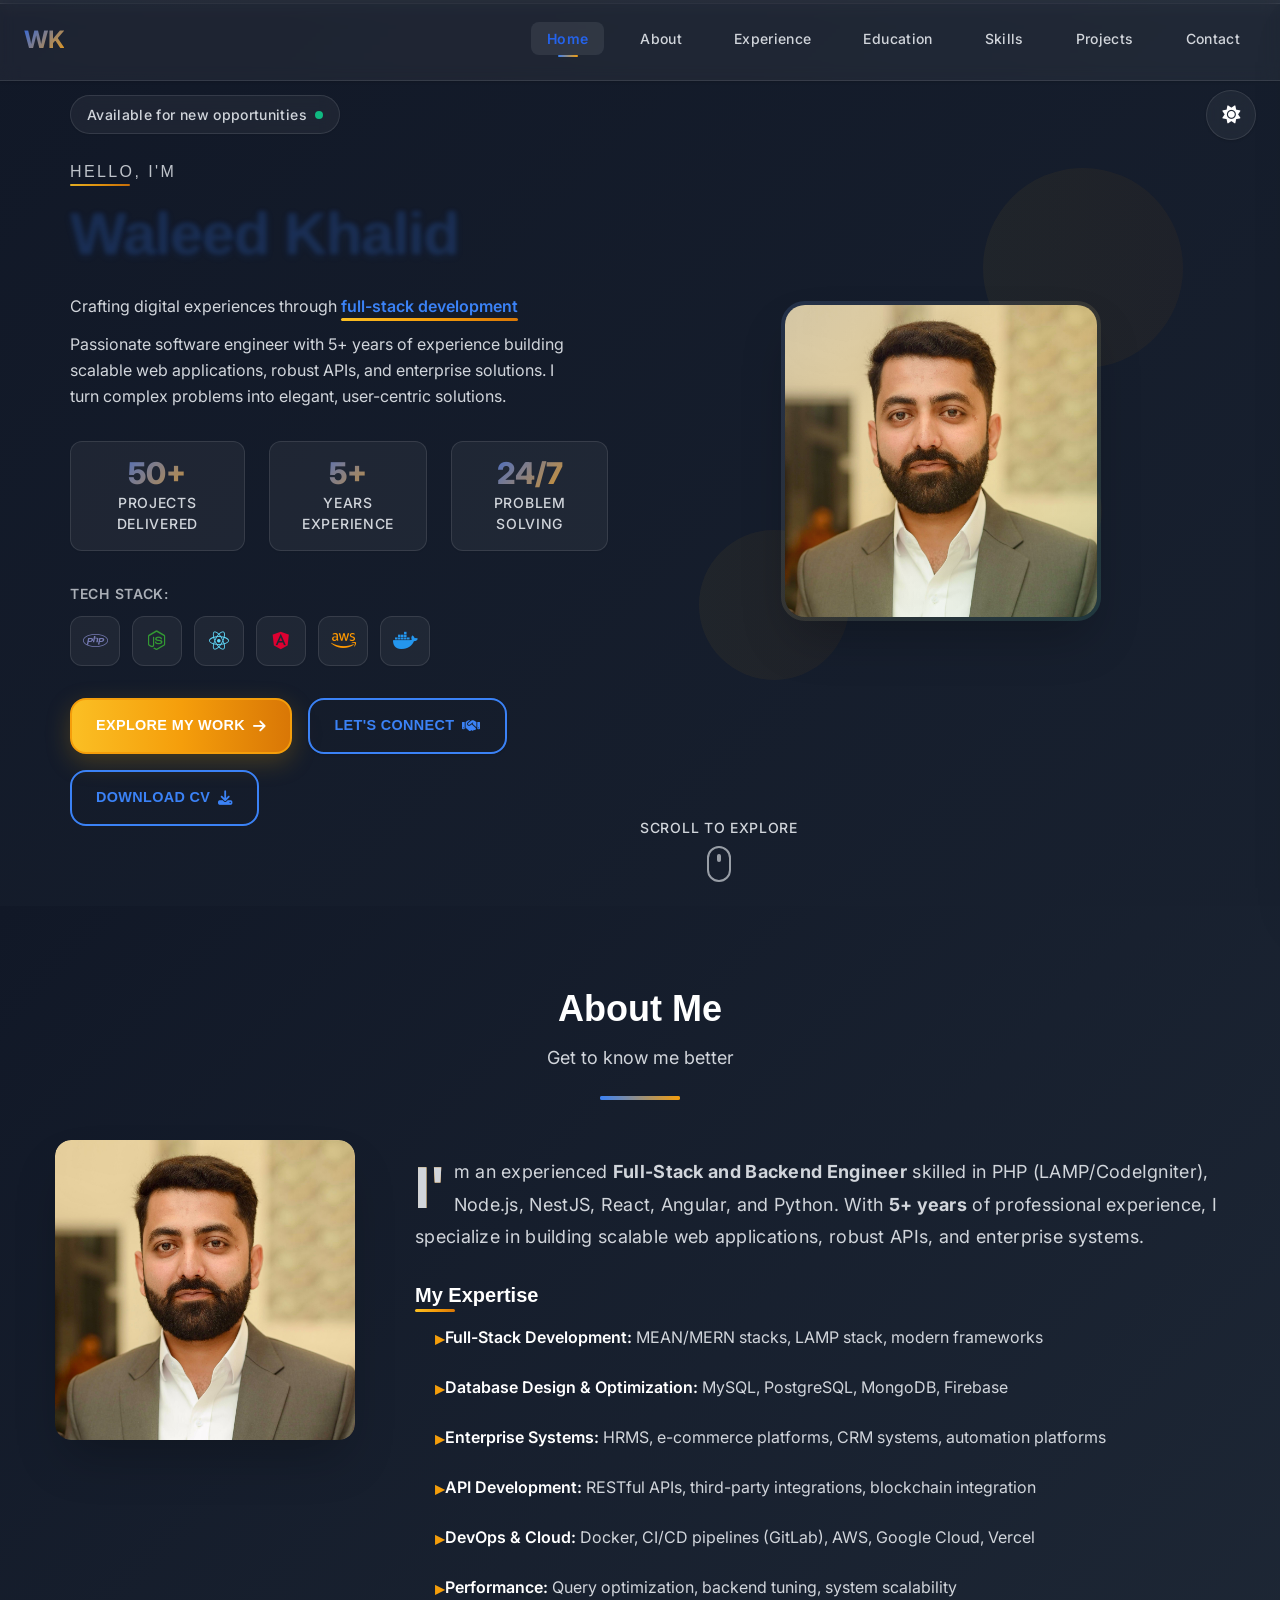
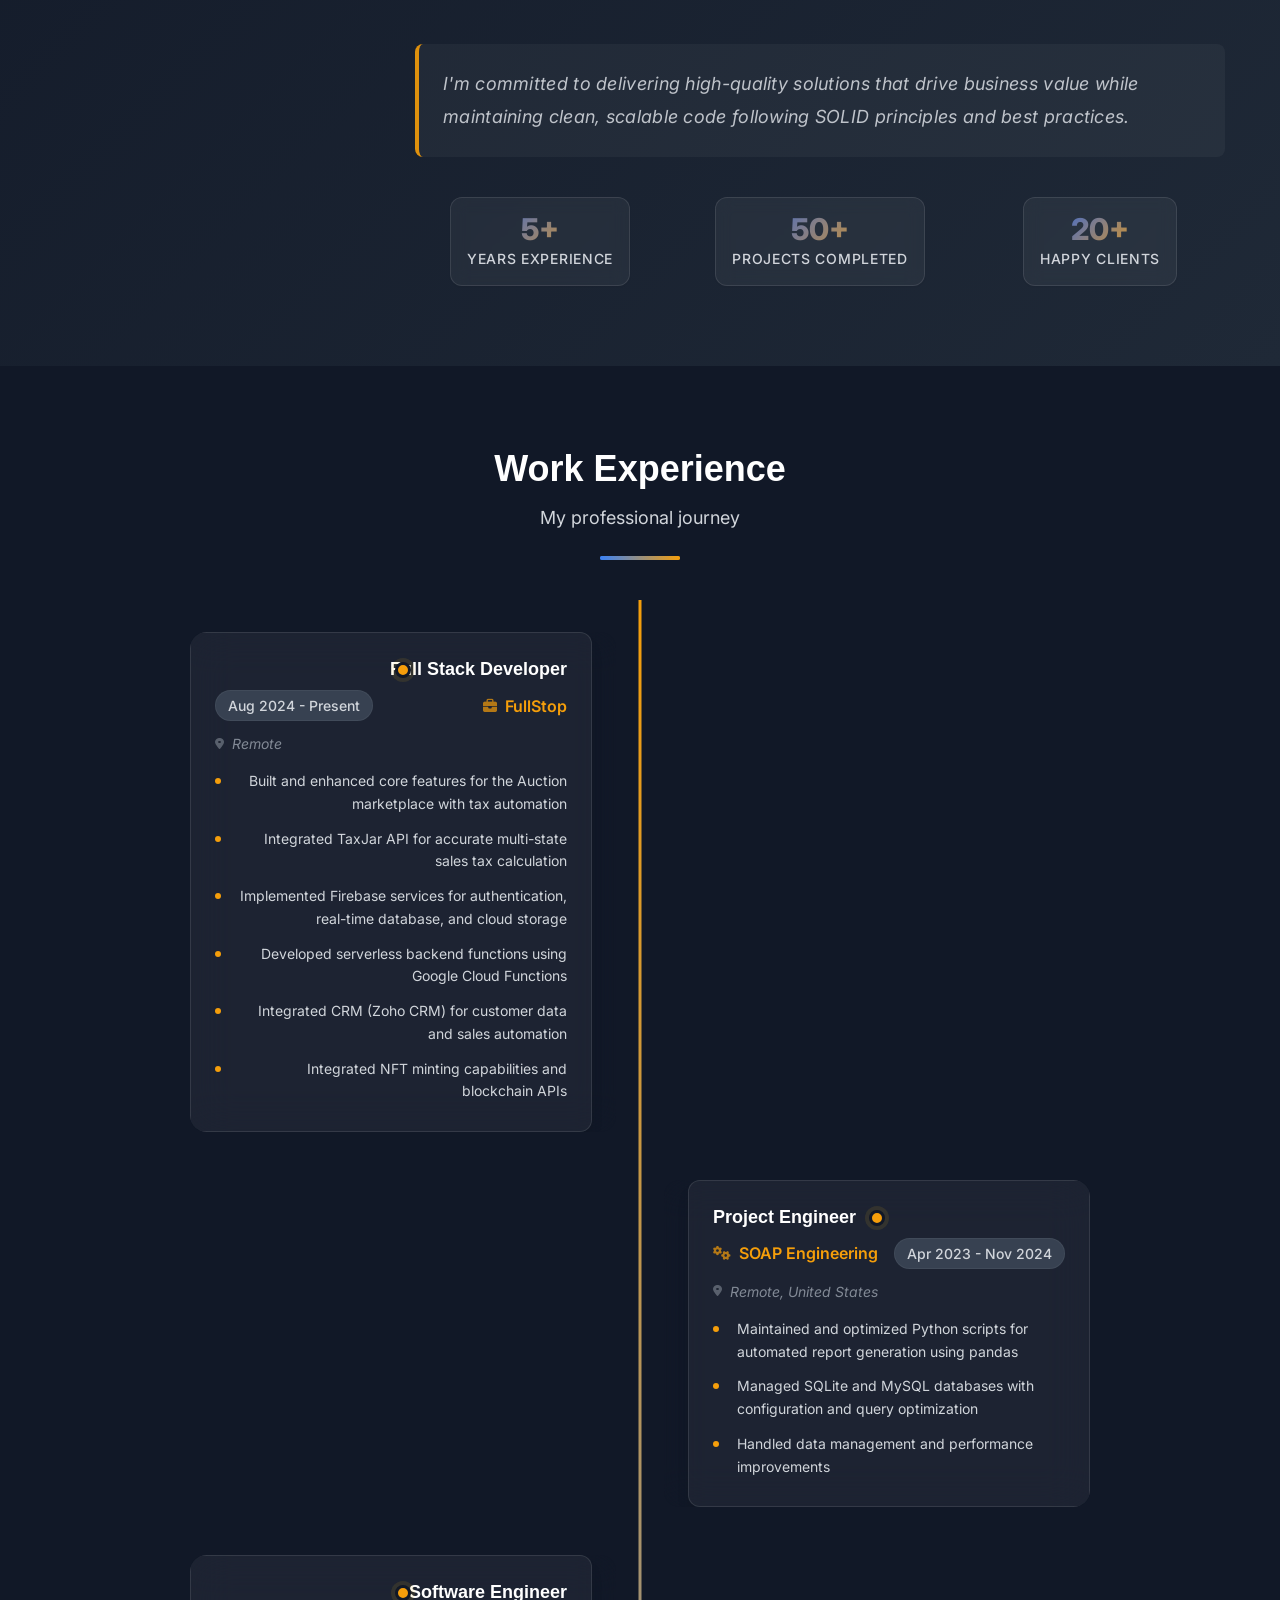
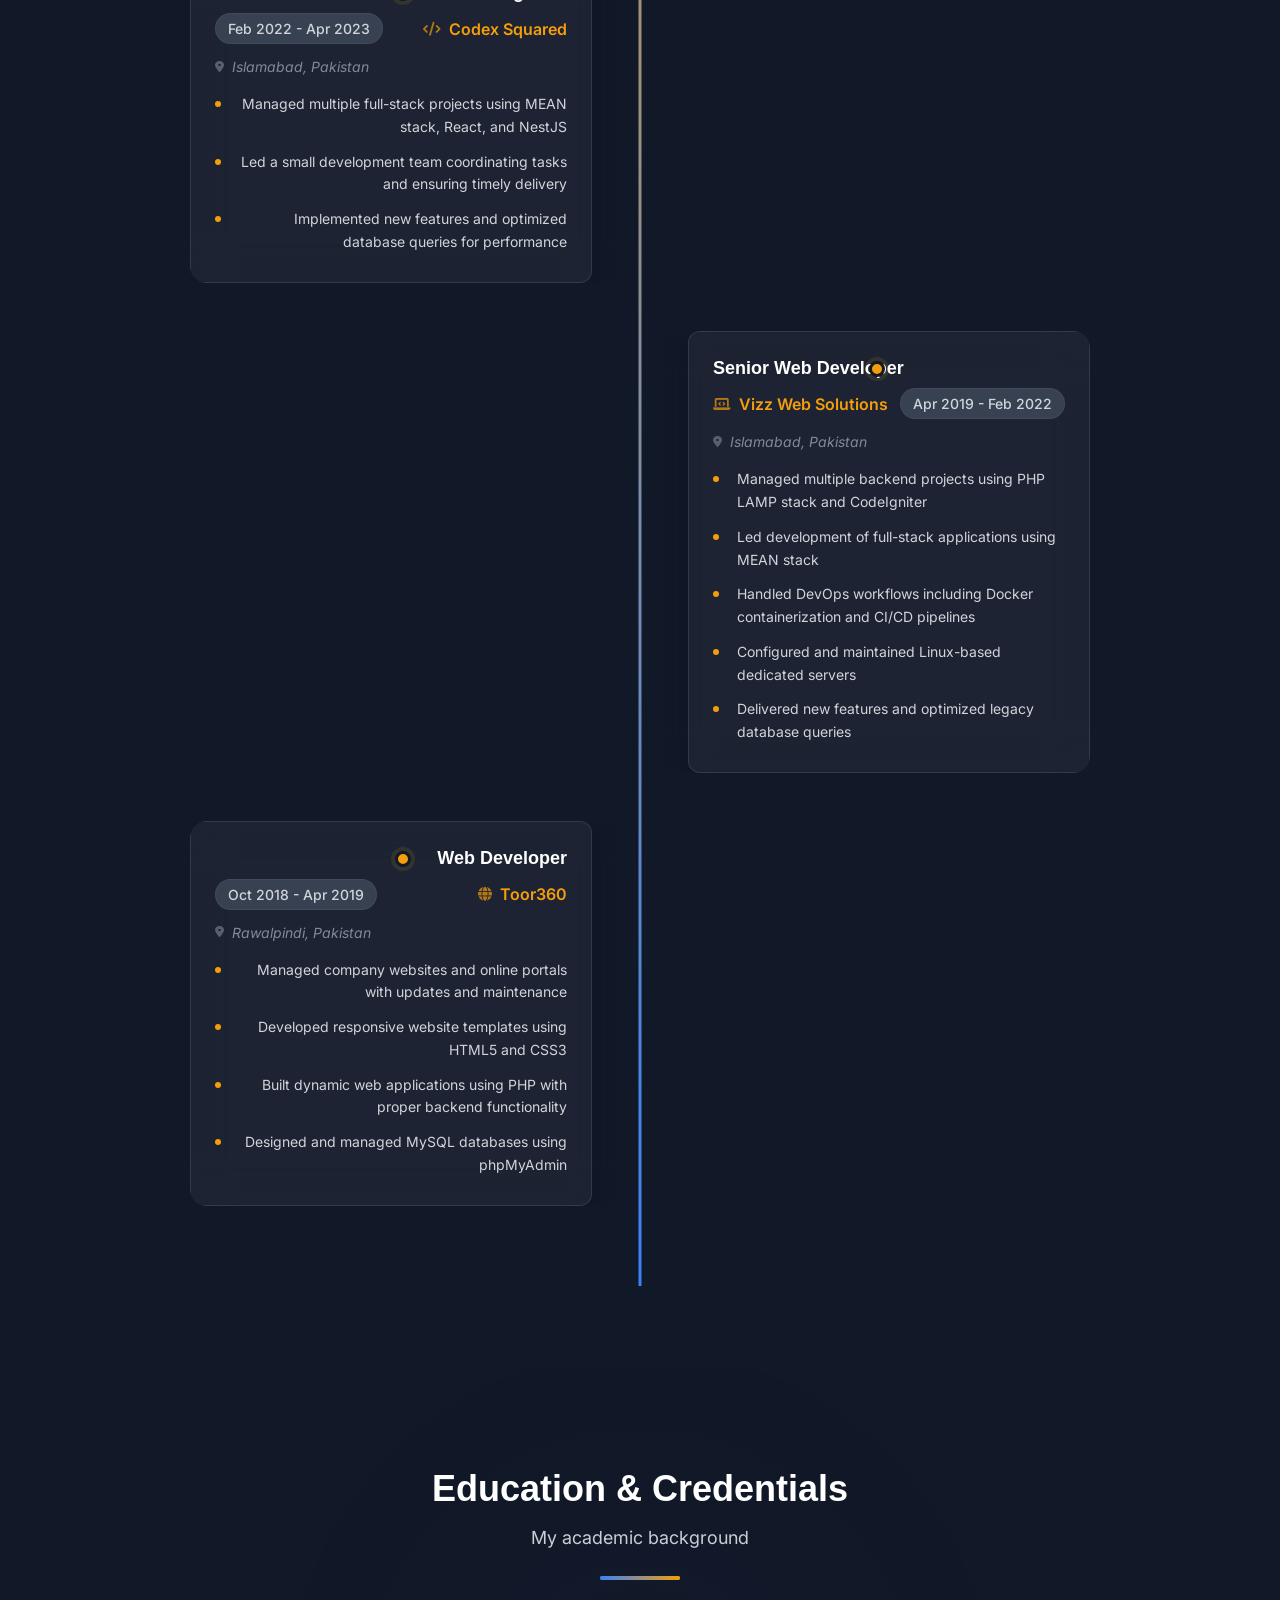
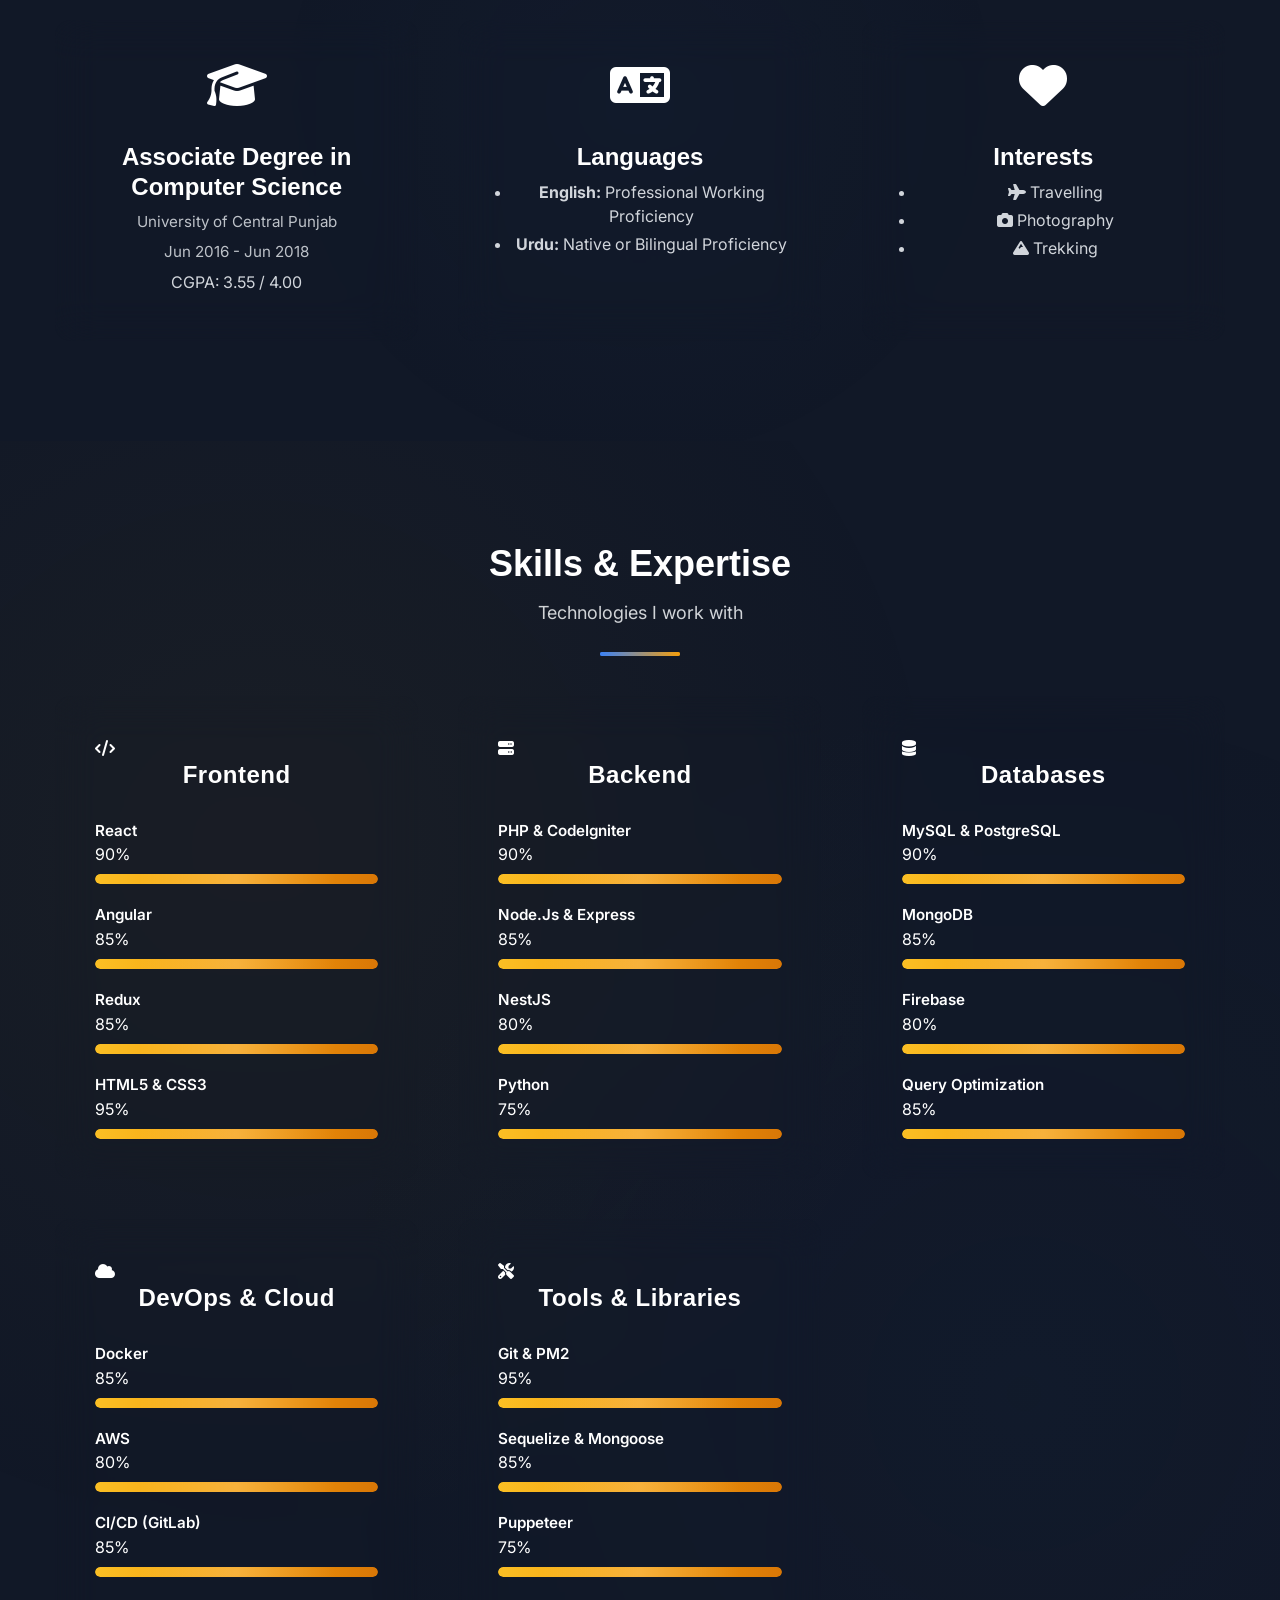
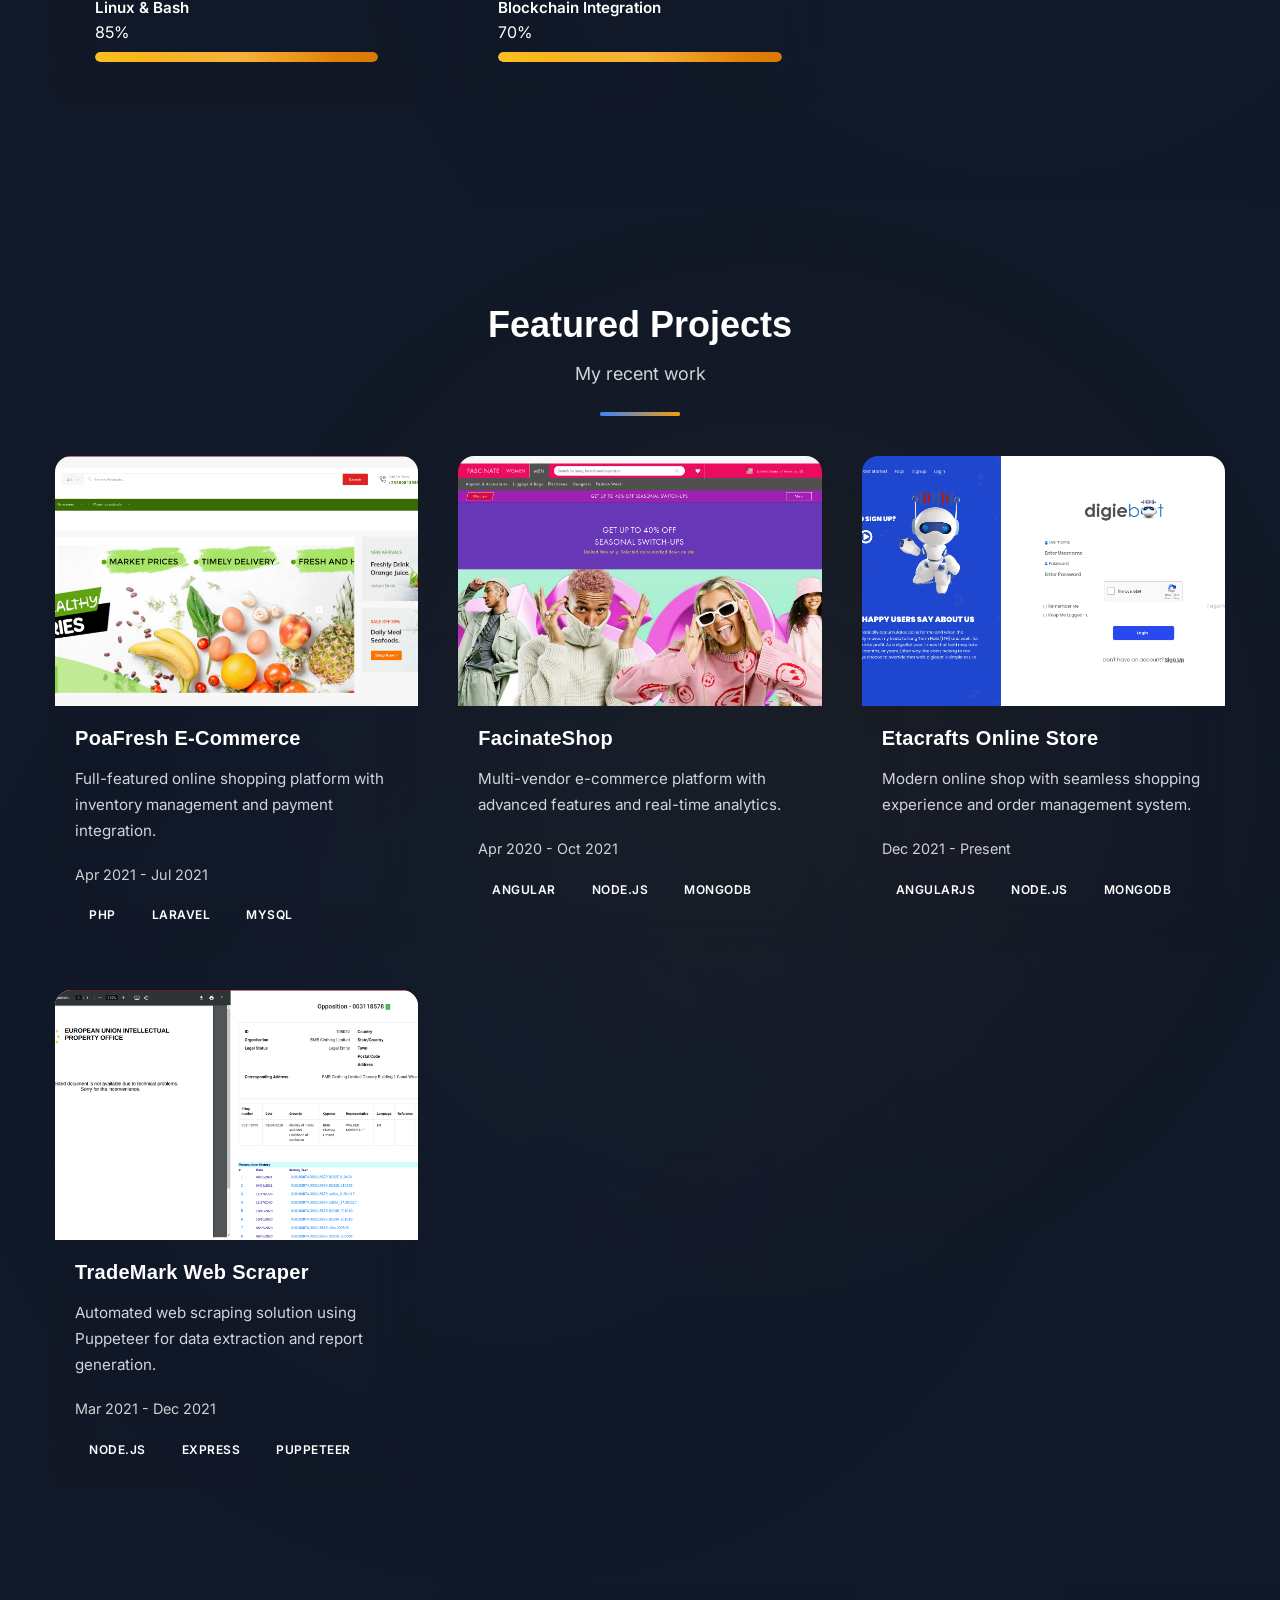
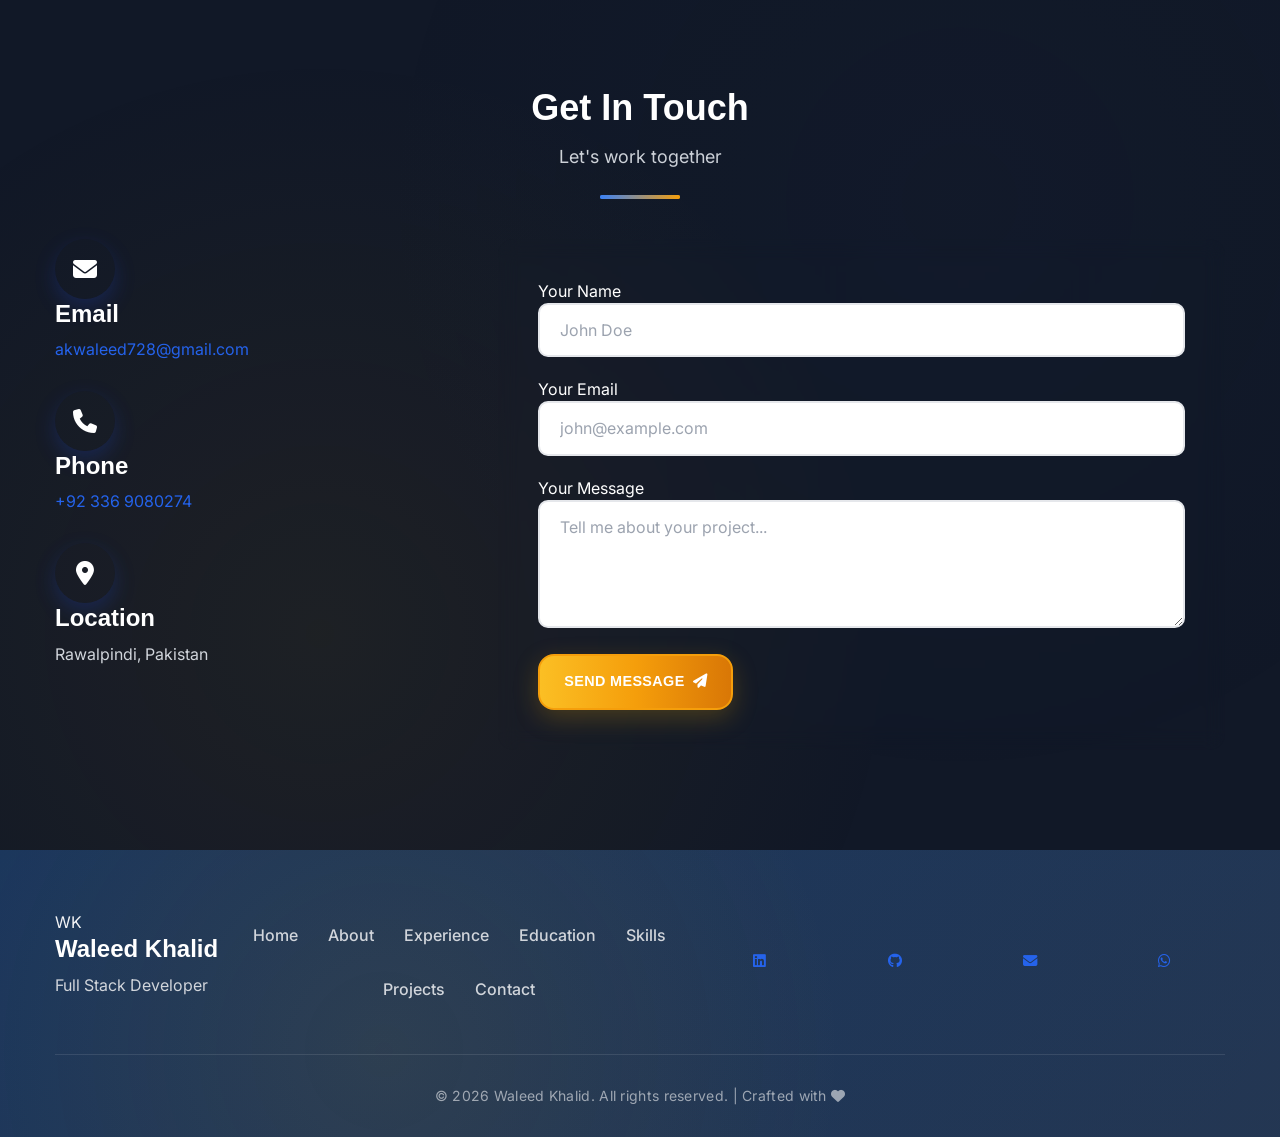
<file: index.html>
<!DOCTYPE html>
<html lang="en">
<head>
    <meta charset="UTF-8">
    <meta name="viewport" content="width=device-width, initial-scale=1.0">
    <meta name="theme-color" content="#1a365d">

    <!-- Primary Meta Tags -->
    <title>Waleed Khalid | Full Stack Developer | Portfolio</title>
    <meta name="title" content="Waleed Khalid | Full Stack Developer - React, Node.js, PHP, AWS">
    <meta name="description" content="Experienced Full Stack Developer specializing in React, Node.js, PHP, AWS, and DevOps. Explore my portfolio of scalable web applications, e-commerce platforms, and enterprise solutions.">
    <meta name="keywords" content="Full Stack Developer, Web Developer, React, Node.js, PHP, Laravel, AWS, Docker, E-commerce, Web Designer, Pakistan">
    <meta name="author" content="Waleed Khalid">
    <meta name="robots" content="index, follow">

    <!-- Open Graph / Facebook -->
    <meta property="og:type" content="website">
    <meta property="og:url" content="https://waleedkhalid1997.github.io">
    <meta property="og:title" content="Waleed Khalid | Full Stack Developer">
    <meta property="og:description" content="Experienced Full Stack Developer with 5+ years of experience building scalable web applications and e-commerce platforms.">
    <meta property="og:image" content="https://waleedkhalid1997.github.io/img/me.png">

    <!-- Twitter -->
    <meta name="twitter:card" content="summary_large_image">
    <meta name="twitter:title" content="Waleed Khalid | Full Stack Developer">
    <meta name="twitter:description" content="Experienced Full Stack Developer. Check out my work and projects.">
    <meta name="twitter:image" content="https://waleedkhalid1997.github.io/img/me.png">

    <!-- Fonts -->
    <link href="https://fonts.googleapis.com/css2?family=Inter:wght@300;400;500;600;700;800;900&display=swap" rel="stylesheet">

    <!-- Font Awesome -->
    <link rel="stylesheet" href="https://cdnjs.cloudflare.com/ajax/libs/font-awesome/6.5.1/css/all.min.css">

    <!-- Favicon -->
    <link rel="icon" href="favicon.ico" type="image/x-icon">

    <!-- Stylesheets -->
    <link rel="stylesheet" href="style/style.css">
</head>

<body>
    <!-- Loading Screen -->
    <div class="loading-overlay" id="loadingOverlay">
        <div class="loading-spinner"></div>
        <p class="loading-text">Loading Experience...</p>
    </div>

    <!-- Scroll Progress -->
    <div class="scroll-progress">
        <div class="scroll-progress-bar" id="scrollProgressBar"></div>
    </div>

    <!-- Theme Toggle -->
    <button class="theme-toggle" id="themeToggle" aria-label="Toggle theme">
        <i class="fas fa-moon"></i>
    </button>

    <!-- Navigation -->
    <nav class="navbar" id="navbar">
        <div class="nav-container">
            <div class="nav-brand">
                <span class="nav-logo">WK</span>
            </div>

            <ul class="nav-menu" id="navMenu">
                <li><a href="#home" class="nav-link active" data-section="home">Home</a></li>
                <li><a href="#about" class="nav-link" data-section="about">About</a></li>
                <li><a href="#experience" class="nav-link" data-section="experience">Experience</a></li>
                <li><a href="#education" class="nav-link" data-section="education">Education</a></li>
                <li><a href="#skills" class="nav-link" data-section="skills">Skills</a></li>
                <li><a href="#projects" class="nav-link" data-section="projects">Projects</a></li>
                <li><a href="#contact" class="nav-link" data-section="contact">Contact</a></li>
            </ul>

            <button class="nav-toggle" id="navToggle" aria-label="Toggle navigation">
                <span class="hamburger-line"></span>
                <span class="hamburger-line"></span>
                <span class="hamburger-line"></span>
            </button>
        </div>

        <!-- Mobile Menu Overlay -->
        <div class="nav-overlay" id="navOverlay"></div>
        <div class="nav-mobile-menu" id="navMobileMenu">
            <a href="#home" class="nav-link" data-section="home">Home</a>
            <a href="#about" class="nav-link" data-section="about">About</a>
            <a href="#experience" class="nav-link" data-section="experience">Experience</a>
            <a href="#education" class="nav-link" data-section="education">Education</a>
            <a href="#skills" class="nav-link" data-section="skills">Skills</a>
            <a href="#projects" class="nav-link" data-section="projects">Projects</a>
            <a href="#contact" class="nav-link" data-section="contact">Contact</a>
        </div>
    </nav>

    <!-- Main Content -->
    <main class="main-content">
                <!-- Hero Section -->
        <section id="home" class="hero section">
            <div class="container">
                <div class="hero-container">
                <div class="hero-content">
                    <div class="hero-badge">
                        <span class="badge-text">Available for new opportunities</span>
                        <div class="badge-dot"></div>
                    </div>

                    <h1 class="hero-title">
                        <span class="hero-greeting">Hello, I'm</span>
                        <span class="hero-name">
                            <span class="name-part">Waleed</span>
                            <span class="name-part">Khalid</span>
                        </span>
                    </h1>

                    <p class="hero-subtitle">
                        Crafting digital experiences through
                        <span class="hero-highlight">full-stack development</span>
                    </p>

                    <p class="hero-description">
                        Passionate software engineer with 5+ years of experience building scalable web applications,
                        robust APIs, and enterprise solutions. I turn complex problems into elegant, user-centric solutions.
                    </p>

                    <div class="hero-stats">
                        <div class="stat">
                            <div class="stat-number">50+</div>
                            <div class="stat-label">Projects Delivered</div>
                        </div>
                        <div class="stat">
                            <div class="stat-number">5+</div>
                            <div class="stat-label">Years Experience</div>
                        </div>
                        <div class="stat">
                            <div class="stat-number">24/7</div>
                            <div class="stat-label">Problem Solving</div>
                        </div>
                    </div>

                    <div class="tech-stack">
                        <span class="tech-stack-label">Tech Stack:</span>
                        <div class="tech-icons">
                            <div class="tech-icon tech-php" data-tooltip="PHP & Laravel">
                                <i class="fab fa-php"></i>
                            </div>
                            <div class="tech-icon tech-nodejs" data-tooltip="Node.js & Express">
                                <i class="fab fa-node-js"></i>
                            </div>
                            <div class="tech-icon tech-react" data-tooltip="React & Next.js">
                                <i class="fab fa-react"></i>
                            </div>
                            <div class="tech-icon tech-angular" data-tooltip="Angular">
                                <i class="fab fa-angular"></i>
                            </div>
                            <div class="tech-icon tech-aws" data-tooltip="AWS Cloud">
                                <i class="fab fa-aws"></i>
                            </div>
                            <div class="tech-icon tech-docker" data-tooltip="Docker">
                                <i class="fab fa-docker"></i>
                            </div>
                        </div>
                    </div>

                    <div class="hero-actions">
                        <a href="#projects" class="btn btn-primary btn-lg hero-cta-primary">
                            <span>Explore My Work</span>
                            <i class="fas fa-arrow-right"></i>
                        </a>
                        <a href="#contact" class="btn btn-secondary btn-lg hero-cta-secondary">
                            <span>Let's Connect</span>
                            <i class="fas fa-handshake"></i>
                        </a>
                        <a href="Waleed_Khalid_Resume.pdf" class="btn btn-outline btn-lg" target="_blank">
                            <span>Download CV</span>
                            <i class="fas fa-download"></i>
                        </a>
                    </div>
                </div>

                <div class="hero-visual">
                    <div class="hero-image-container">
                        <img src="img/me.png" alt="Waleed Khalid - Full Stack Developer" class="hero-image" loading="eager">
                        <div class="hero-image-overlay"></div>
                        <div class="hero-image-glow"></div>
                    </div>

                    <div class="hero-visual-bg">
                        <div class="visual-shape shape-1"></div>
                        <div class="visual-shape shape-2"></div>
                        <div class="visual-shape shape-3"></div>
                    </div>

                    <!-- Enhanced Floating Elements -->
                    <!-- <div class="floating-elements">
                        <div class="floating-element floating-element-1" data-tooltip="React Development">
                            <i class="fab fa-react"></i>
                        </div>
                        <div class="floating-element floating-element-2" data-tooltip="Node.js Backend">
                            <i class="fab fa-node-js"></i>
                        </div>
                        <div class="floating-element floating-element-3" data-tooltip="AWS Cloud">
                            <i class="fab fa-aws"></i>
                        </div>
                        <div class="floating-element floating-element-4" data-tooltip="Docker Containers">
                            <i class="fab fa-docker"></i>
                        </div>
                        <div class="floating-element floating-element-5" data-tooltip="Database Design">
                            <i class="fas fa-database"></i>
                        </div>
                        <div class="floating-element floating-element-6" data-tooltip="API Development">
                            <i class="fas fa-code-branch"></i>
                        </div>
                    </div> -->
                </div>
            </div>
            </div>



            <!-- Scroll Indicator -->
            <div class="scroll-indicator" data-scroll-to="about">
                <span class="scroll-text">Scroll to explore</span>
                <div class="scroll-mouse">
                    <div class="scroll-wheel"></div>
                </div>
            </div>
        </section>
                <!-- About Section -->
        <section id="about" class="about section">
            <div class="container">
                <div class="section-header">
                    <h2 class="section-title">About Me</h2>
                    <p class="section-subtitle">Get to know me better</p>
                    <div class="section-divider"></div>
                </div>

                <div class="about-content">
                    <div class="about-image">
                        <div class="about-image-container">
                            <img src="img/me.png" alt="Waleed Khalid" loading="lazy">
                            <div class="about-image-overlay"></div>
                        </div>
                    </div>

                    <div class="about-text">
                        <p class="about-description">
                            I'm an experienced <strong>Full-Stack and Backend Engineer</strong> skilled in PHP (LAMP/CodeIgniter), Node.js, NestJS, React, Angular, and Python. With <strong>5+ years</strong> of professional experience, I specialize in building scalable web applications, robust APIs, and enterprise systems.
                        </p>

                        <div class="about-highlights">
                            <h3 class="about-highlights-title">My Expertise</h3>
                            <ul class="about-list">
                                <li><strong>Full-Stack Development:</strong> MEAN/MERN stacks, LAMP stack, modern frameworks</li>
                                <li><strong>Database Design & Optimization:</strong> MySQL, PostgreSQL, MongoDB, Firebase</li>
                                <li><strong>Enterprise Systems:</strong> HRMS, e-commerce platforms, CRM systems, automation platforms</li>
                                <li><strong>API Development:</strong> RESTful APIs, third-party integrations, blockchain integration</li>
                                <li><strong>DevOps & Cloud:</strong> Docker, CI/CD pipelines (GitLab), AWS, Google Cloud, Vercel</li>
                                <li><strong>Performance:</strong> Query optimization, backend tuning, system scalability</li>
                            </ul>
                        </div>

                        <p class="about-commitment">
                            I'm committed to delivering high-quality solutions that drive business value while maintaining clean, scalable code following SOLID principles and best practices.
                        </p>

                        <div class="about-stats">
                            <div class="stat">
                                <div class="stat-number">5+</div>
                                <div class="stat-label">Years Experience</div>
                            </div>
                            <div class="stat">
                                <div class="stat-number">50+</div>
                                <div class="stat-label">Projects Completed</div>
                            </div>
                            <div class="stat">
                                <div class="stat-number">20+</div>
                                <div class="stat-label">Happy Clients</div>
                            </div>
                        </div>
                    </div>
                </div>
            </div>
        </section>
                <!-- Experience Section -->
        <section id="experience" class="experience section">
            <div class="container">
                <div class="section-header">
                    <h2 class="section-title">Work Experience</h2>
                    <p class="section-subtitle">My professional journey</p>
                    <div class="section-divider"></div>
                </div>

                <div class="timeline">
                    <div class="timeline-item">
                        <div class="timeline-marker"></div>
                        <div class="timeline-content">
                            <div class="timeline-header">
                                <h3 class="timeline-title">Full Stack Developer</h3>
                                <div class="timeline-meta">
                                    <span class="timeline-company">
                                        <i class="fas fa-briefcase"></i>
                                        FullStop
                                    </span>
                                    <span class="timeline-date">Aug 2024 - Present</span>
                                </div>
                            </div>
                            <div class="timeline-location">
                                <i class="fas fa-map-marker-alt"></i>
                                Remote
                            </div>
                            <ul class="timeline-list">
                                <li>Built and enhanced core features for the Auction marketplace with tax automation</li>
                                <li>Integrated TaxJar API for accurate multi-state sales tax calculation</li>
                                <li>Implemented Firebase services for authentication, real-time database, and cloud storage</li>
                                <li>Developed serverless backend functions using Google Cloud Functions</li>
                                <li>Integrated CRM (Zoho CRM) for customer data and sales automation</li>
                                <li>Integrated NFT minting capabilities and blockchain APIs</li>
                            </ul>
                        </div>
                    </div>

                    <div class="timeline-item">
                        <div class="timeline-marker"></div>
                        <div class="timeline-content">
                            <div class="timeline-header">
                                <h3 class="timeline-title">Project Engineer</h3>
                                <div class="timeline-meta">
                                    <span class="timeline-company">
                                        <i class="fas fa-cogs"></i>
                                        SOAP Engineering
                                    </span>
                                    <span class="timeline-date">Apr 2023 - Nov 2024</span>
                                </div>
                            </div>
                            <div class="timeline-location">
                                <i class="fas fa-map-marker-alt"></i>
                                Remote, United States
                            </div>
                            <ul class="timeline-list">
                                <li>Maintained and optimized Python scripts for automated report generation using pandas</li>
                                <li>Managed SQLite and MySQL databases with configuration and query optimization</li>
                                <li>Handled data management and performance improvements</li>
                            </ul>
                        </div>
                    </div>

                    <div class="timeline-item">
                        <div class="timeline-marker"></div>
                        <div class="timeline-content">
                            <div class="timeline-header">
                                <h3 class="timeline-title">Software Engineer</h3>
                                <div class="timeline-meta">
                                    <span class="timeline-company">
                                        <i class="fas fa-code"></i>
                                        Codex Squared
                                    </span>
                                    <span class="timeline-date">Feb 2022 - Apr 2023</span>
                                </div>
                            </div>
                            <div class="timeline-location">
                                <i class="fas fa-map-marker-alt"></i>
                                Islamabad, Pakistan
                            </div>
                            <ul class="timeline-list">
                                <li>Managed multiple full-stack projects using MEAN stack, React, and NestJS</li>
                                <li>Led a small development team coordinating tasks and ensuring timely delivery</li>
                                <li>Implemented new features and optimized database queries for performance</li>
                            </ul>
                        </div>
                    </div>

                    <div class="timeline-item">
                        <div class="timeline-marker"></div>
                        <div class="timeline-content">
                            <div class="timeline-header">
                                <h3 class="timeline-title">Senior Web Developer</h3>
                                <div class="timeline-meta">
                                    <span class="timeline-company">
                                        <i class="fas fa-laptop-code"></i>
                                        Vizz Web Solutions
                                    </span>
                                    <span class="timeline-date">Apr 2019 - Feb 2022</span>
                                </div>
                            </div>
                            <div class="timeline-location">
                                <i class="fas fa-map-marker-alt"></i>
                                Islamabad, Pakistan
                            </div>
                            <ul class="timeline-list">
                                <li>Managed multiple backend projects using PHP LAMP stack and CodeIgniter</li>
                                <li>Led development of full-stack applications using MEAN stack</li>
                                <li>Handled DevOps workflows including Docker containerization and CI/CD pipelines</li>
                                <li>Configured and maintained Linux-based dedicated servers</li>
                                <li>Delivered new features and optimized legacy database queries</li>
                            </ul>
                        </div>
                    </div>

                    <div class="timeline-item">
                        <div class="timeline-marker"></div>
                        <div class="timeline-content">
                            <div class="timeline-header">
                                <h3 class="timeline-title">Web Developer</h3>
                                <div class="timeline-meta">
                                    <span class="timeline-company">
                                        <i class="fas fa-globe"></i>
                                        Toor360
                                    </span>
                                    <span class="timeline-date">Oct 2018 - Apr 2019</span>
                                </div>
                            </div>
                            <div class="timeline-location">
                                <i class="fas fa-map-marker-alt"></i>
                                Rawalpindi, Pakistan
                            </div>
                            <ul class="timeline-list">
                                <li>Managed company websites and online portals with updates and maintenance</li>
                                <li>Developed responsive website templates using HTML5 and CSS3</li>
                                <li>Built dynamic web applications using PHP with proper backend functionality</li>
                                <li>Designed and managed MySQL databases using phpMyAdmin</li>
                            </ul>
                        </div>
                    </div>
                </div>
            </div>
        </section>
                <!-- Education Section -->
        <section id="education" class="education section">
            <div class="container">
                <div class="section-header">
                    <h2 class="section-title">Education & Credentials</h2>
                    <p class="section-subtitle">My academic background</p>
                    <div class="section-divider"></div>
                </div>

                <div class="education-grid">
                    <div class="education-card">
                        <div class="education-icon">
                            <i class="fas fa-graduation-cap"></i>
                        </div>
                        <div class="education-content">
                            <h3 class="education-title">Associate Degree in Computer Science</h3>
                            <p class="education-institution">University of Central Punjab</p>
                            <p class="education-period">Jun 2016 - Jun 2018</p>
                            <p class="education-grade">CGPA: 3.55 / 4.00</p>
                        </div>
                    </div>

                    <div class="education-card">
                        <div class="education-icon">
                            <i class="fas fa-language"></i>
                        </div>
                        <div class="education-content">
                            <h3 class="education-title">Languages</h3>
                            <ul class="education-list">
                                <li><strong>English:</strong> Professional Working Proficiency</li>
                                <li><strong>Urdu:</strong> Native or Bilingual Proficiency</li>
                            </ul>
                        </div>
                    </div>

                    <div class="education-card">
                        <div class="education-icon">
                            <i class="fas fa-heart"></i>
                        </div>
                        <div class="education-content">
                            <h3 class="education-title">Interests</h3>
                            <ul class="education-list">
                                <li><i class="fas fa-plane"></i> Travelling</li>
                                <li><i class="fas fa-camera"></i> Photography</li>
                                <li><i class="fas fa-mountain"></i> Trekking</li>
                            </ul>
                        </div>
                    </div>
                </div>
            </div>
        </section>
                <!-- Skills Section -->
        <section id="skills" class="skills section">
            <div class="container">
                <div class="section-header">
                    <h2 class="section-title">Skills & Expertise</h2>
                    <p class="section-subtitle">Technologies I work with</p>
                    <div class="section-divider"></div>
                </div>

                <div class="skills-grid">
                    <div class="skill-category">
                        <div class="skill-category-header">
                            <i class="fas fa-code skill-category-icon"></i>
                            <h3 class="skill-category-title">Frontend</h3>
                        </div>
                        <div class="skill-list">
                            <div class="skill-item">
                                <div class="skill-info">
                                    <span class="skill-name">React</span>
                                    <span class="skill-percentage">90%</span>
                                </div>
                                <div class="skill-bar">
                                    <div class="skill-progress" style="width: 90%"></div>
                                </div>
                            </div>
                            <div class="skill-item">
                                <div class="skill-info">
                                    <span class="skill-name">Angular</span>
                                    <span class="skill-percentage">85%</span>
                                </div>
                                <div class="skill-bar">
                                    <div class="skill-progress" style="width: 85%"></div>
                                </div>
                            </div>
                            <div class="skill-item">
                                <div class="skill-info">
                                    <span class="skill-name">Redux</span>
                                    <span class="skill-percentage">85%</span>
                                </div>
                                <div class="skill-bar">
                                    <div class="skill-progress" style="width: 85%"></div>
                                </div>
                            </div>
                            <div class="skill-item">
                                <div class="skill-info">
                                    <span class="skill-name">HTML5 & CSS3</span>
                                    <span class="skill-percentage">95%</span>
                                </div>
                                <div class="skill-bar">
                                    <div class="skill-progress" style="width: 95%"></div>
                                </div>
                            </div>
                        </div>
                    </div>

                    <div class="skill-category">
                        <div class="skill-category-header">
                            <i class="fas fa-server skill-category-icon"></i>
                            <h3 class="skill-category-title">Backend</h3>
                        </div>
                        <div class="skill-list">
                            <div class="skill-item">
                                <div class="skill-info">
                                    <span class="skill-name">PHP & CodeIgniter</span>
                                    <span class="skill-percentage">90%</span>
                                </div>
                                <div class="skill-bar">
                                    <div class="skill-progress" style="width: 90%"></div>
                                </div>
                            </div>
                            <div class="skill-item">
                                <div class="skill-info">
                                    <span class="skill-name">Node.js & Express</span>
                                    <span class="skill-percentage">85%</span>
                                </div>
                                <div class="skill-bar">
                                    <div class="skill-progress" style="width: 85%"></div>
                                </div>
                            </div>
                            <div class="skill-item">
                                <div class="skill-info">
                                    <span class="skill-name">NestJS</span>
                                    <span class="skill-percentage">80%</span>
                                </div>
                                <div class="skill-bar">
                                    <div class="skill-progress" style="width: 80%"></div>
                                </div>
                            </div>
                            <div class="skill-item">
                                <div class="skill-info">
                                    <span class="skill-name">Python</span>
                                    <span class="skill-percentage">75%</span>
                                </div>
                                <div class="skill-bar">
                                    <div class="skill-progress" style="width: 75%"></div>
                                </div>
                            </div>
                        </div>
                    </div>

                    <div class="skill-category">
                        <div class="skill-category-header">
                            <i class="fas fa-database skill-category-icon"></i>
                            <h3 class="skill-category-title">Databases</h3>
                        </div>
                        <div class="skill-list">
                            <div class="skill-item">
                                <div class="skill-info">
                                    <span class="skill-name">MySQL & PostgreSQL</span>
                                    <span class="skill-percentage">90%</span>
                                </div>
                                <div class="skill-bar">
                                    <div class="skill-progress" style="width: 90%"></div>
                                </div>
                            </div>
                            <div class="skill-item">
                                <div class="skill-info">
                                    <span class="skill-name">MongoDB</span>
                                    <span class="skill-percentage">85%</span>
                                </div>
                                <div class="skill-bar">
                                    <div class="skill-progress" style="width: 85%"></div>
                                </div>
                            </div>
                            <div class="skill-item">
                                <div class="skill-info">
                                    <span class="skill-name">Firebase</span>
                                    <span class="skill-percentage">80%</span>
                                </div>
                                <div class="skill-bar">
                                    <div class="skill-progress" style="width: 80%"></div>
                                </div>
                            </div>
                            <div class="skill-item">
                                <div class="skill-info">
                                    <span class="skill-name">Query Optimization</span>
                                    <span class="skill-percentage">85%</span>
                                </div>
                                <div class="skill-bar">
                                    <div class="skill-progress" style="width: 85%"></div>
                                </div>
                            </div>
                        </div>
                    </div>

                    <div class="skill-category">
                        <div class="skill-category-header">
                            <i class="fas fa-cloud skill-category-icon"></i>
                            <h3 class="skill-category-title">DevOps & Cloud</h3>
                        </div>
                        <div class="skill-list">
                            <div class="skill-item">
                                <div class="skill-info">
                                    <span class="skill-name">Docker</span>
                                    <span class="skill-percentage">85%</span>
                                </div>
                                <div class="skill-bar">
                                    <div class="skill-progress" style="width: 85%"></div>
                                </div>
                            </div>
                            <div class="skill-item">
                                <div class="skill-info">
                                    <span class="skill-name">AWS</span>
                                    <span class="skill-percentage">80%</span>
                                </div>
                                <div class="skill-bar">
                                    <div class="skill-progress" style="width: 80%"></div>
                                </div>
                            </div>
                            <div class="skill-item">
                                <div class="skill-info">
                                    <span class="skill-name">CI/CD (GitLab)</span>
                                    <span class="skill-percentage">85%</span>
                                </div>
                                <div class="skill-bar">
                                    <div class="skill-progress" style="width: 85%"></div>
                                </div>
                            </div>
                            <div class="skill-item">
                                <div class="skill-info">
                                    <span class="skill-name">Linux & Bash</span>
                                    <span class="skill-percentage">85%</span>
                                </div>
                                <div class="skill-bar">
                                    <div class="skill-progress" style="width: 85%"></div>
                                </div>
                            </div>
                        </div>
                    </div>

                    <div class="skill-category">
                        <div class="skill-category-header">
                            <i class="fas fa-tools skill-category-icon"></i>
                            <h3 class="skill-category-title">Tools & Libraries</h3>
                        </div>
                        <div class="skill-list">
                            <div class="skill-item">
                                <div class="skill-info">
                                    <span class="skill-name">Git & PM2</span>
                                    <span class="skill-percentage">95%</span>
                                </div>
                                <div class="skill-bar">
                                    <div class="skill-progress" style="width: 95%"></div>
                                </div>
                            </div>
                            <div class="skill-item">
                                <div class="skill-info">
                                    <span class="skill-name">Sequelize & Mongoose</span>
                                    <span class="skill-percentage">85%</span>
                                </div>
                                <div class="skill-bar">
                                    <div class="skill-progress" style="width: 85%"></div>
                                </div>
                            </div>
                            <div class="skill-item">
                                <div class="skill-info">
                                    <span class="skill-name">Puppeteer</span>
                                    <span class="skill-percentage">75%</span>
                                </div>
                                <div class="skill-bar">
                                    <div class="skill-progress" style="width: 75%"></div>
                                </div>
                            </div>
                            <div class="skill-item">
                                <div class="skill-info">
                                    <span class="skill-name">Blockchain Integration</span>
                                    <span class="skill-percentage">70%</span>
                                </div>
                                <div class="skill-bar">
                                    <div class="skill-progress" style="width: 70%"></div>
                                </div>
                            </div>
                        </div>
                    </div>
                </div>
            </div>
        </section>
                <!-- Projects Section -->
        <section id="projects" class="projects section">
            <div class="container">
                <div class="section-header">
                    <h2 class="section-title">Featured Projects</h2>
                    <p class="section-subtitle">My recent work</p>
                    <div class="section-divider"></div>
                </div>

                <div class="projects-grid">
                    <article class="project-card">
                        <div class="project-image">
                            <img src="img/projects/poafresh.png" alt="PoaFresh Online Shop" loading="lazy">
                            <div class="project-overlay">
                                <div class="project-links">
                                    <a href="#" class="btn btn-primary btn-sm" aria-label="Live demo">
                                        <i class="fas fa-external-link-alt"></i>
                                        <span>Live Demo</span>
                                    </a>
                                    <a href="#" class="btn btn-secondary btn-sm" aria-label="Source code">
                                        <i class="fab fa-github"></i>
                                        <span>Source</span>
                                    </a>
                                </div>
                            </div>
                        </div>
                        <div class="project-content">
                            <h3 class="project-title">PoaFresh E-Commerce</h3>
                            <p class="project-description">
                                Full-featured online shopping platform with inventory management and payment integration.
                            </p>
                            <div class="project-meta">
                                <span class="project-date">Apr 2021 - Jul 2021</span>
                            </div>
                            <div class="project-tech">
                                <span class="tech-tag">PHP</span>
                                <span class="tech-tag">Laravel</span>
                                <span class="tech-tag">MySQL</span>
                            </div>
                        </div>
                    </article>

                    <article class="project-card">
                        <div class="project-image">
                            <img src="img/projects/fascinateshop.png" alt="FacinateShop" loading="lazy">
                            <div class="project-overlay">
                                <div class="project-links">
                                    <a href="#" class="btn btn-primary btn-sm" aria-label="Live demo">
                                        <i class="fas fa-external-link-alt"></i>
                                        <span>Live Demo</span>
                                    </a>
                                    <a href="#" class="btn btn-secondary btn-sm" aria-label="Source code">
                                        <i class="fab fa-github"></i>
                                        <span>Source</span>
                                    </a>
                                </div>
                            </div>
                        </div>
                        <div class="project-content">
                            <h3 class="project-title">FacinateShop</h3>
                            <p class="project-description">
                                Multi-vendor e-commerce platform with advanced features and real-time analytics.
                            </p>
                            <div class="project-meta">
                                <span class="project-date">Apr 2020 - Oct 2021</span>
                            </div>
                            <div class="project-tech">
                                <span class="tech-tag">Angular</span>
                                <span class="tech-tag">Node.js</span>
                                <span class="tech-tag">MongoDB</span>
                            </div>
                        </div>
                    </article>

                    <article class="project-card">
                        <div class="project-image">
                            <img src="img/projects/users.digiebot.png" alt="Etacrafts" loading="lazy">
                            <div class="project-overlay">
                                <div class="project-links">
                                    <a href="#" class="btn btn-primary btn-sm" aria-label="Live demo">
                                        <i class="fas fa-external-link-alt"></i>
                                        <span>Live Demo</span>
                                    </a>
                                    <a href="#" class="btn btn-secondary btn-sm" aria-label="Source code">
                                        <i class="fab fa-github"></i>
                                        <span>Source</span>
                                    </a>
                                </div>
                            </div>
                        </div>
                        <div class="project-content">
                            <h3 class="project-title">Etacrafts Online Store</h3>
                            <p class="project-description">
                                Modern online shop with seamless shopping experience and order management system.
                            </p>
                            <div class="project-meta">
                                <span class="project-date">Dec 2021 - Present</span>
                            </div>
                            <div class="project-tech">
                                <span class="tech-tag">AngularJS</span>
                                <span class="tech-tag">Node.js</span>
                                <span class="tech-tag">MongoDB</span>
                            </div>
                        </div>
                    </article>

                    <article class="project-card">
                        <div class="project-image">
                            <img src="img/projects/pdf-angular-app.png" alt="TradeMark" loading="lazy">
                            <div class="project-overlay">
                                <div class="project-links">
                                    <a href="#" class="btn btn-primary btn-sm" aria-label="Live demo">
                                        <i class="fas fa-external-link-alt"></i>
                                        <span>Live Demo</span>
                                    </a>
                                    <a href="#" class="btn btn-secondary btn-sm" aria-label="Source code">
                                        <i class="fab fa-github"></i>
                                        <span>Source</span>
                                    </a>
                                </div>
                            </div>
                        </div>
                        <div class="project-content">
                            <h3 class="project-title">TradeMark Web Scraper</h3>
                            <p class="project-description">
                                Automated web scraping solution using Puppeteer for data extraction and report generation.
                            </p>
                            <div class="project-meta">
                                <span class="project-date">Mar 2021 - Dec 2021</span>
                            </div>
                            <div class="project-tech">
                                <span class="tech-tag">Node.js</span>
                                <span class="tech-tag">Express</span>
                                <span class="tech-tag">Puppeteer</span>
                            </div>
                        </div>
                    </article>
                </div>
            </div>
        </section>
                <!-- Contact Section -->
        <section id="contact" class="contact section">
            <div class="container">
                <div class="section-header">
                    <h2 class="section-title">Get In Touch</h2>
                    <p class="section-subtitle">Let's work together</p>
                    <div class="section-divider"></div>
                </div>

                <div class="contact-content">
                    <div class="contact-info">
                        <div class="contact-card">
                            <div class="contact-icon">
                                <i class="fas fa-envelope"></i>
                            </div>
                            <div class="contact-details">
                                <h3 class="contact-title">Email</h3>
                                <a href="mailto:akwaleed728@gmail.com" class="contact-link">akwaleed728@gmail.com</a>
                            </div>
                        </div>

                        <div class="contact-card">
                            <div class="contact-icon">
                                <i class="fas fa-phone"></i>
                            </div>
                            <div class="contact-details">
                                <h3 class="contact-title">Phone</h3>
                                <a href="tel:+923369080274" class="contact-link">+92 336 9080274</a>
                            </div>
                        </div>

                        <div class="contact-card">
                            <div class="contact-icon">
                                <i class="fas fa-map-marker-alt"></i>
                            </div>
                            <div class="contact-details">
                                <h3 class="contact-title">Location</h3>
                                <p class="contact-text">Rawalpindi, Pakistan</p>
                            </div>
                        </div>
                    </div>

                    <form class="contact-form" id="contactForm">
                        <div class="form-group">
                            <label for="name" class="form-label">Your Name</label>
                            <input type="text" id="name" name="name" class="form-input" placeholder="John Doe" required>
                        </div>

                        <div class="form-group">
                            <label for="email" class="form-label">Your Email</label>
                            <input type="email" id="email" name="email" class="form-input" placeholder="john@example.com" required>
                        </div>

                        <div class="form-group">
                            <label for="message" class="form-label">Your Message</label>
                            <textarea id="message" name="message" class="form-textarea" placeholder="Tell me about your project..." rows="5" required></textarea>
                        </div>

                        <button type="submit" class="btn btn-primary btn-lg">
                            <span>Send Message</span>
                            <i class="fas fa-paper-plane"></i>
                        </button>

                        <div id="formMessage" class="form-message" role="alert"></div>
                    </form>
                </div>
            </div>
        </section>
    </main>

        <!-- Footer -->
    <footer class="footer">
        <div class="container">
            <div class="footer-content">
                <div class="footer-brand">
                    <div class="footer-logo">WK</div>
                    <h3 class="footer-name">Waleed Khalid</h3>
                    <p class="footer-title">Full Stack Developer</p>
                </div>

                <nav class="footer-nav">
                    <a href="#home" class="footer-link">Home</a>
                    <a href="#about" class="footer-link">About</a>
                    <a href="#experience" class="footer-link">Experience</a>
                    <a href="#education" class="footer-link">Education</a>
                    <a href="#skills" class="footer-link">Skills</a>
                    <a href="#projects" class="footer-link">Projects</a>
                    <a href="#contact" class="footer-link">Contact</a>
                </nav>

                <div class="footer-social">
                    <a href="https://linkedin.com/in/waleed-khalid-073b04131" class="btn btn-icon-only" target="_blank" rel="noopener" aria-label="LinkedIn">
                        <i class="fab fa-linkedin"></i>
                    </a>
                    <a href="https://github.com/waleedkhalid1997" class="btn btn-icon-only" target="_blank" rel="noopener" aria-label="GitHub">
                        <i class="fab fa-github"></i>
                    </a>
                    <a href="mailto:akwaleed728@gmail.com" class="btn btn-icon-only" aria-label="Email">
                        <i class="fas fa-envelope"></i>
                    </a>
                    <a href="https://wa.me/923369080274" class="btn btn-icon-only" target="_blank" rel="noopener" aria-label="WhatsApp">
                        <i class="fab fa-whatsapp"></i>
                    </a>
                </div>
            </div>

            <div class="footer-bottom">
                <p>&copy; <span id="currentYear"></span> Waleed Khalid. All rights reserved. | Crafted with <i class="fas fa-heart"></i></p>
            </div>
        </div>
    </footer>

    <!-- Scroll to Top Button -->
    <button class="scroll-top" id="scrollTop" aria-label="Scroll to top">
        <i class="fas fa-arrow-up"></i>
    </button>

    <!-- Scripts -->
    <script src="scripts/index.js"></script>
</body>
</html>
</file>
<file: style/style.css>
/* ============================================
   Ultra-Professional Portfolio Stylesheet
   Modular Architecture - Import All Components
   ============================================ */

/* 1. CSS Variables */
@import url('base/variables.css');

/* 2. Reset & Base */
@import url('base/reset.css');
@import url('base/global.css');

/* 3. Animations */
@import url('utils/animations.css');

/* 4. Components */
@import url('components/nav.css');
@import url('components/buttons.css');
@import url('components/cards.css');
@import url('components/forms.css');

/* 5. Sections */
@import url('sections/hero.css');
@import url('sections/about.css');
@import url('sections/experience.css');
@import url('sections/skills.css');
@import url('sections/projects.css');
@import url('sections/contact.css');
@import url('sections/education.css');
@import url('sections/footer.css');

/* 6. Utilities */
@import url('utils/utilities.css');

/* 7. Theme (light theme overrides) */
@import url('themes/light.css');

/* 8. Responsive (load last to override everything) */
@import url('responsive.css');
</file>
